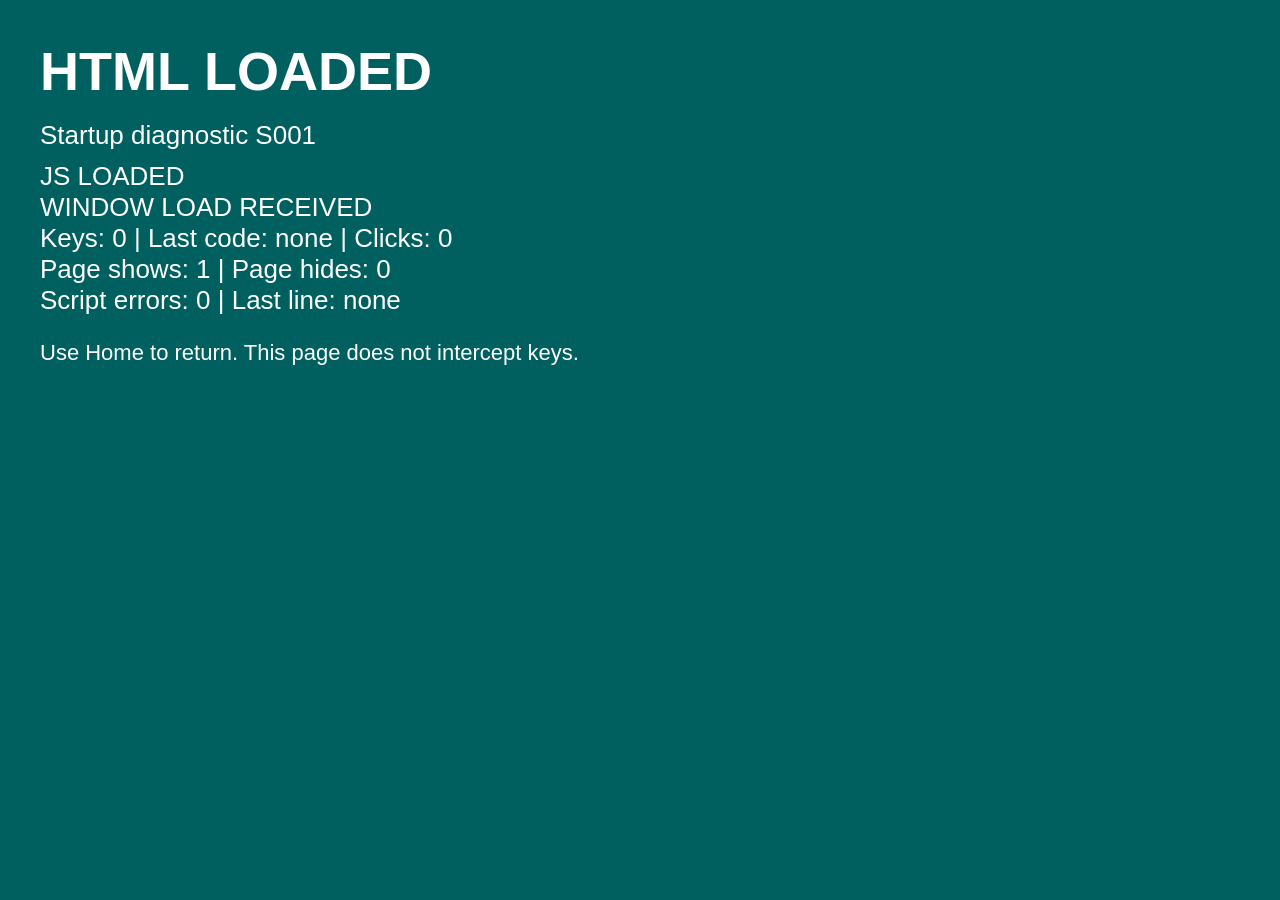
<file: prototypes/netcast-startup/index.html>
<!DOCTYPE html>
<html lang="en">
<head>
  <meta http-equiv="Content-Type" content="text/html; charset=utf-8">
  <title>Startup diagnostic</title>
</head>
<body bgcolor="#006060" text="#ffffff" style="margin:40px;background-color:#006060;color:#ffffff;font-family:Arial,sans-serif;font-size:26px;">
  <h1 style="font-size:54px;margin:0 0 18px;">HTML LOADED</h1>
  <p style="margin:10px 0;">Startup diagnostic S001</p>
  <div id="script-state">JS NOT CONFIRMED</div>
  <div id="load-state">WINDOW LOAD NOT CONFIRMED</div>
  <div id="event-state">Keys: 0 | Last code: none | Clicks: 0</div>
  <div id="life-state">Page shows: 0 | Page hides: 0</div>
  <div id="error-state">Script errors: 0 | Last line: none</div>
  <p style="font-size:22px;margin:24px 0 0;">Use Home to return. This page does not intercept keys.</p>
  <script type="text/javascript">
  (function () {
      var keys = 0, clicks = 0, shows = 0, hides = 0, errors = 0, last = "none";
      function bump(value) { return value < 999 ? value + 1 : 999; }
      function write(id, value) {
          var node = document.getElementById(id);
          if (!node) { return; }
          if (typeof node.textContent !== "undefined") { node.textContent = value; }
          else { node.innerText = value; }
      }
      function countEvents() {
          write("event-state", "Keys: " + keys + " | Last code: " + last + " | Clicks: " + clicks);
      }
      function lifecycle() {
          write("life-state", "Page shows: " + shows + " | Page hides: " + hides);
      }
      function key(event) {
          event = event || window.event;
          var code = event ? (event.keyCode || event.which) : null;
          last = typeof code === "number" && code >= 0 && code <= 65535 && code % 1 === 0 ? code : "unknown";
          keys = bump(keys);
          countEvents();
      }
      function click() { clicks = bump(clicks); countEvents(); }
      function show() { shows = bump(shows); lifecycle(); }
      function hide() { hides = bump(hides); lifecycle(); }
      window.onerror = function (message, source, line) {
          errors = bump(errors);
          var safeLine = typeof line === "number" && line >= 0 && line <= 999999 && line % 1 === 0 ? line : "unknown";
          write("error-state", "Script errors: " + errors + " | Last line: " + safeLine);
          /* Do not display error text, URLs, stack traces or event field contents. */
          return false;
      };
      write("script-state", "JS LOADED");
      window.onload = function () { write("load-state", "WINDOW LOAD RECEIVED"); };
      if (document.addEventListener) {
          document.addEventListener("keydown", key, false);
          document.addEventListener("click", click, false);
      } else if (document.attachEvent) {
          document.attachEvent("onkeydown", key);
          document.attachEvent("onclick", click);
      } else { document.onkeydown = key; document.onclick = click; }
      if (window.addEventListener) {
          window.addEventListener("pageshow", show, false);
          window.addEventListener("pagehide", hide, false);
      }
  }());
  </script>
</body>
</html>
</file>
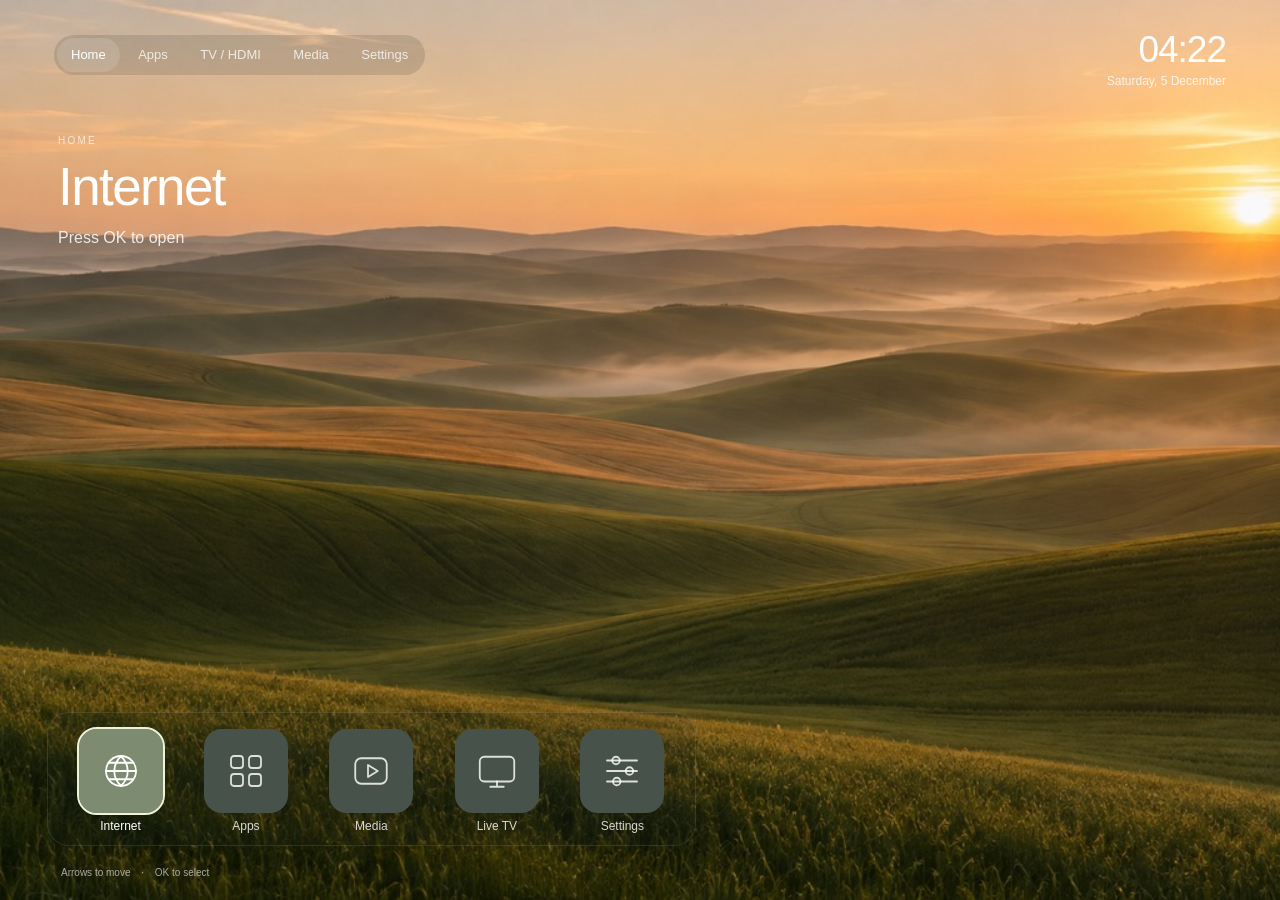
<file: prototypes/opencast-shell/index.html>
<!DOCTYPE html>
<html lang="en">
<head>
  <meta charset="utf-8">
  <meta name="viewport" content="width=device-width, initial-scale=1">
  <title>Launcher</title>
  <link rel="stylesheet" href="style.css">
</head>
<body>
  <div id="shell">
    <div id="tabs" role="navigation" aria-label="Main sections">
      <button id="tab-home" class="tab active" type="button" aria-pressed="true">Home</button>
      <button id="tab-apps" class="tab" type="button" aria-pressed="false">Apps</button>
      <button id="tab-inputs" class="tab" type="button" aria-pressed="false">TV / HDMI</button>
      <button id="tab-media" class="tab" type="button" aria-pressed="false">Media</button>
      <button id="tab-settings" class="tab" type="button" aria-pressed="false">Settings</button>
    </div>
    <div id="time"><div id="clock" title="Browser clock">--:--</div><div id="date">Browser date</div></div>
    <div id="selection" aria-live="polite">
      <div id="section-label">HOME</div>
      <h1 id="selection-title">Internet</h1>
      <div id="selection-hint">Press OK to open</div>
      <div id="message" role="status"></div>
    </div>
    <div id="dock">
      <div id="panel-home" class="dock-section">
        <div class="dock-row">
          <button type="button" id="home-internet" class="dock-item selected" aria-label="Internet"><span class="icon-face"><svg viewBox="0 0 64 64" aria-hidden="true" focusable="false"><circle cx="32" cy="32" r="20"/><path d="M12 32h40M32 12c-12 12-12 28 0 40M32 12c12 12 12 28 0 40M16 21h32M16 43h32"/></svg></span><span class="item-label">Internet</span></button>
          <button type="button" id="home-apps" class="dock-item" aria-label="Apps"><span class="icon-face"><svg viewBox="0 0 64 64" aria-hidden="true" focusable="false"><rect x="12" y="12" width="16" height="16" rx="4"/><rect x="36" y="12" width="16" height="16" rx="4"/><rect x="12" y="36" width="16" height="16" rx="4"/><rect x="36" y="36" width="16" height="16" rx="4"/></svg></span><span class="item-label">Apps</span></button>
          <button type="button" id="home-media" class="dock-item" aria-label="Media"><span class="icon-face"><svg viewBox="0 0 64 64" aria-hidden="true" focusable="false"><rect x="11" y="15" width="42" height="34" rx="8"/><path d="M28 24l13 8-13 8z"/></svg></span><span class="item-label">Media</span></button>
          <button type="button" id="home-tv" class="dock-item" aria-label="Live TV"><span class="icon-face"><svg viewBox="0 0 64 64" aria-hidden="true" focusable="false"><rect x="9" y="13" width="46" height="33" rx="6"/><path d="M23 53h18M32 46v7"/></svg></span><span class="item-label">Live TV</span></button>
          <button type="button" id="home-settings" class="dock-item" aria-label="Settings"><span class="icon-face"><svg viewBox="0 0 64 64" aria-hidden="true" focusable="false"><path d="M12 18h40M12 32h40M12 46h40"/><circle cx="24" cy="18" r="5"/><circle cx="42" cy="32" r="5"/><circle cx="25" cy="46" r="5"/></svg></span><span class="item-label">Settings</span></button>
        </div>
      </div>
      <div id="panel-apps" class="dock-section" style="display:none">
        <div class="dock-row">
          <button type="button" id="apps-browser" class="dock-item selected" aria-label="Internet"><span class="icon-face"><svg viewBox="0 0 64 64" aria-hidden="true" focusable="false"><circle cx="32" cy="32" r="20"/><path d="M12 32h40M32 12c-12 12-12 28 0 40M32 12c12 12 12 28 0 40M16 21h32M16 43h32"/></svg></span><span class="item-label">Internet</span></button>
          <button type="button" id="apps-open" class="dock-item" aria-label="NetCast apps"><span class="icon-face"><svg viewBox="0 0 64 64" aria-hidden="true" focusable="false"><rect x="12" y="12" width="16" height="16" rx="4"/><rect x="36" y="12" width="16" height="16" rx="4"/><rect x="12" y="36" width="16" height="16" rx="4"/><rect x="36" y="36" width="16" height="16" rx="4"/></svg></span><span class="item-label">NetCast apps</span></button>
          <button type="button" id="apps-info" class="dock-item" aria-label="Compatibility"><span class="icon-face"><svg viewBox="0 0 64 64" aria-hidden="true" focusable="false"><circle cx="32" cy="32" r="21"/><path d="M32 29v15M32 21v1"/></svg></span><span class="item-label">Compatibility</span></button>
        </div>
      </div>
      <div id="panel-inputs" class="dock-section" style="display:none">
        <div class="dock-row">
          <button type="button" id="input-hdmi1" class="dock-item selected" aria-label="HDMI 1"><span class="icon-face"><svg viewBox="0 0 64 64" aria-hidden="true" focusable="false"><rect x="13" y="14" width="38" height="30" rx="5"/><path d="M24 50h16M32 44v6M24 29h16M34 23l6 6-6 6"/></svg></span><span class="item-label">HDMI 1</span></button>
          <button type="button" id="input-hdmi2" class="dock-item" aria-label="HDMI 2"><span class="icon-face"><svg viewBox="0 0 64 64" aria-hidden="true" focusable="false"><rect x="13" y="14" width="38" height="30" rx="5"/><path d="M24 50h16M32 44v6M24 29h16M34 23l6 6-6 6"/></svg></span><span class="item-label">HDMI 2</span></button>
          <button type="button" id="input-hdmi3" class="dock-item" aria-label="HDMI 3"><span class="icon-face"><svg viewBox="0 0 64 64" aria-hidden="true" focusable="false"><rect x="13" y="14" width="38" height="30" rx="5"/><path d="M24 50h16M32 44v6M24 29h16M34 23l6 6-6 6"/></svg></span><span class="item-label">HDMI 3</span></button>
          <button type="button" id="input-tv" class="dock-item" aria-label="Live TV"><span class="icon-face"><svg viewBox="0 0 64 64" aria-hidden="true" focusable="false"><rect x="9" y="13" width="46" height="33" rx="6"/><path d="M23 53h18M32 46v7"/></svg></span><span class="item-label">Live TV</span></button>
        </div>
      </div>
      <div id="panel-media" class="dock-section" style="display:none">
        <div class="dock-row">
          <button type="button" id="media-usb" class="dock-item selected" aria-label="USB"><span class="icon-face"><svg viewBox="0 0 64 64" aria-hidden="true" focusable="false"><path d="M32 49V16M26 22l6-7 6 7M32 34l-12-8v-6M32 40l12-8v-6"/><circle cx="32" cy="51" r="4"/><circle cx="20" cy="17" r="3"/><rect x="41" y="18" width="6" height="6" rx="1"/></svg></span><span class="item-label">USB</span></button>
          <button type="button" id="media-network" class="dock-item" aria-label="Home network"><span class="icon-face"><svg viewBox="0 0 64 64" aria-hidden="true" focusable="false"><rect x="23" y="11" width="18" height="13" rx="3"/><rect x="8" y="42" width="18" height="12" rx="3"/><rect x="38" y="42" width="18" height="12" rx="3"/><path d="M32 24v9M17 42v-9h30v9"/></svg></span><span class="item-label">Home network</span></button>
        </div>
      </div>
      <div id="panel-settings" class="dock-section" style="display:none">
        <div class="dock-row">
          <button type="button" id="setting-accent" class="dock-item selected" aria-label="Accent"><span class="icon-face"><svg viewBox="0 0 64 64" aria-hidden="true" focusable="false"><circle cx="32" cy="32" r="21"/><path d="M32 11v42M12 32h40"/></svg></span><span class="item-label">Accent</span></button>
          <button type="button" id="setting-contrast" class="dock-item" aria-label="Contrast"><span class="icon-face"><svg viewBox="0 0 64 64" aria-hidden="true" focusable="false"><circle cx="32" cy="32" r="21"/><path d="M32 11a21 21 0 010 42z" fill="currentColor" stroke="none"/></svg></span><span class="item-label">Contrast</span></button>
          <button type="button" id="setting-storage" class="dock-item" aria-label="Remember"><span class="icon-face"><svg viewBox="0 0 64 64" aria-hidden="true" focusable="false"><rect x="15" y="10" width="34" height="44" rx="5"/><path d="M23 10v16h18V10M23 54V37h18v17"/></svg></span><span class="item-label">Remember</span></button>
          <button type="button" id="setting-about" class="dock-item" aria-label="About"><span class="icon-face"><svg viewBox="0 0 64 64" aria-hidden="true" focusable="false"><circle cx="32" cy="32" r="21"/><path d="M32 29v15M32 21v1"/></svg></span><span class="item-label">About</span></button>
        </div>
      </div>
    </div>
    <div id="footer">Arrows to move <span>·</span> OK to select</div>
  </div>
  <script src="navigation.js"></script>
  <script src="capabilities.js"></script>
  <script src="shell.js"></script>
</body>
</html>
</file>
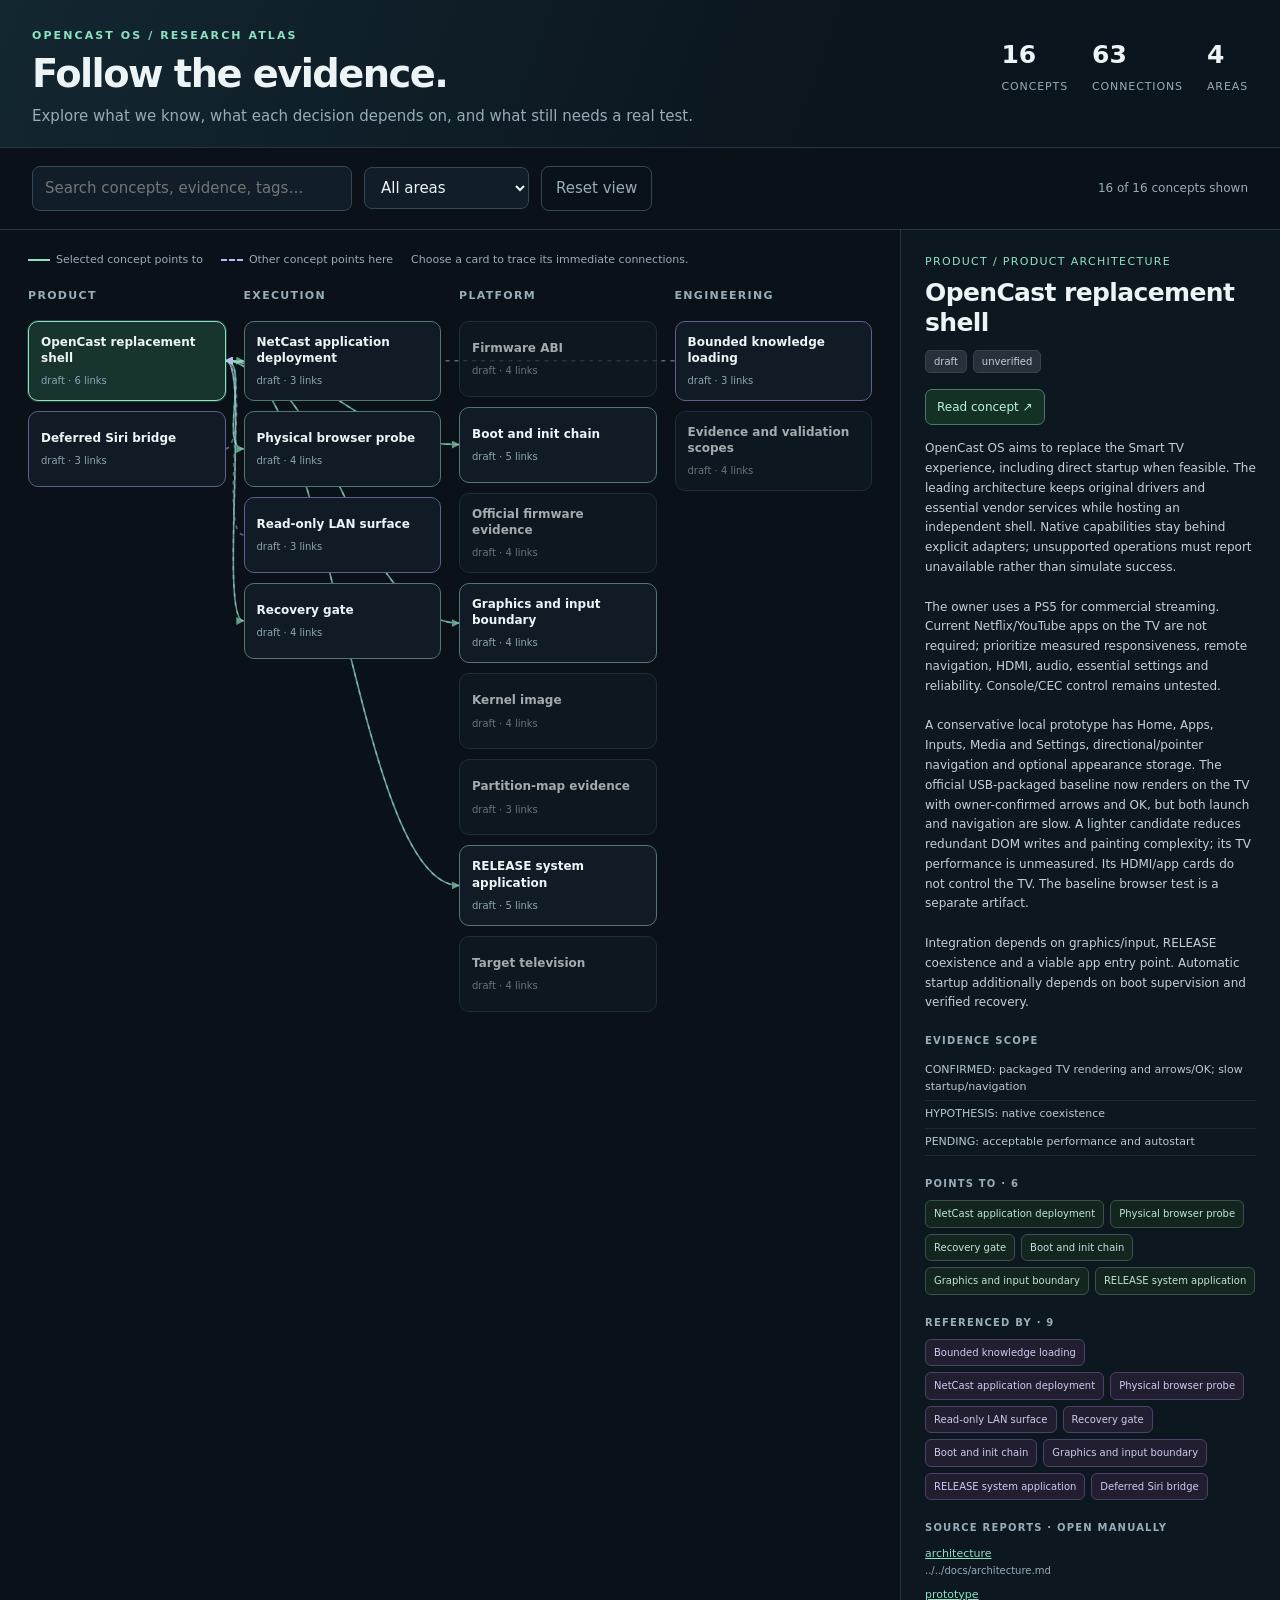
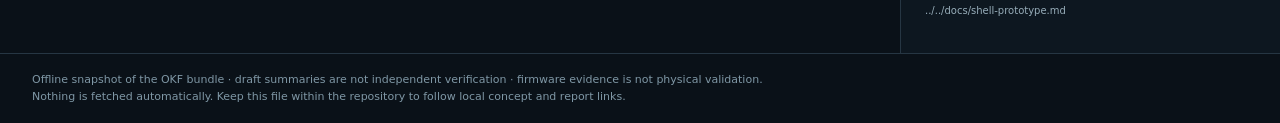
<file: knowledge/graph.html>
<!doctype html>
<html lang="en"><head><meta charset="utf-8"><meta name="viewport" content="width=device-width,initial-scale=1">
<meta http-equiv="Content-Security-Policy" content="default-src 'none'; script-src 'unsafe-inline'; style-src 'unsafe-inline'; connect-src 'none'; object-src 'none'; base-uri 'none'; form-action 'none'">
<title>OpenCast OS · Knowledge map</title>
<style>
:root{color-scheme:dark;--bg:#0a1118;--panel:#111d28;--line:#263643;--text:#edf4f5;--muted:#97adb9;--mint:#8ce3c0;--purple:#c2b5fb}
*{box-sizing:border-box}body{margin:0;background:var(--bg);color:var(--text);font:15px/1.5 system-ui,-apple-system,BlinkMacSystemFont,"Segoe UI",sans-serif}button,input,select{font:inherit}button,a,input,select{outline-offset:4px}a{color:var(--mint)}button{cursor:pointer}header{padding:28px 32px 20px;border-bottom:1px solid var(--line);background:linear-gradient(110deg,#132731,#0b151e 65%)}.eyebrow{font-size:11px;font-weight:750;letter-spacing:.19em;color:var(--mint);text-transform:uppercase}h1{font-size:clamp(28px,3vw,42px);line-height:1.15;margin:7px 0 9px;font-weight:650;letter-spacing:-.04em}.intro{margin:0;color:var(--muted);max-width:780px}.headerline{display:flex;align-items:flex-start;justify-content:space-between;gap:24px}.stats{display:flex;gap:24px;white-space:nowrap;padding-top:8px}.stats strong{display:block;color:var(--text);font-size:25px;font-weight:600}.stats span{font-size:11px;color:var(--muted);text-transform:uppercase;letter-spacing:.08em}.toolbar{display:flex;gap:12px;padding:18px 32px;align-items:center;flex-wrap:wrap;border-bottom:1px solid var(--line)}input,select{color:var(--text);border:1px solid #344958;border-radius:8px;background:#111d28;padding:10px 12px}input{width:320px;max-width:100%}select{min-width:165px}.plainbutton{border:1px solid #344958;background:transparent;color:var(--muted);border-radius:8px;padding:10px 14px}.toolbar label{position:absolute;width:1px;height:1px;overflow:hidden;clip:rect(0,0,0,0)}#resultCount{font-size:12px;color:var(--muted);margin-left:auto}main{display:grid;grid-template-columns:minmax(660px,1fr) 380px;min-height:700px}.map-area{padding:22px 28px 28px;min-width:0}.map-caption{display:flex;gap:18px;flex-wrap:wrap;align-items:center;color:var(--muted);font-size:11px;margin-bottom:20px}.legendline{display:inline-block;width:22px;border-top:2px solid var(--mint);margin-right:6px;vertical-align:middle}.legendline.in{border-top:2px dashed var(--purple)}#map{position:relative}.groups{display:grid;grid-template-columns:repeat(4,minmax(0,1fr));gap:18px;position:relative;z-index:1;pointer-events:none}.group h2{color:var(--muted);font-size:11px;font-weight:650;text-transform:uppercase;letter-spacing:.12em;margin:0 0 16px}.node{display:block;width:100%;min-height:76px;text-align:left;padding:12px;border:1px solid #2b3b49;border-radius:10px;background:#101b25;color:var(--text);margin-bottom:10px;position:relative;pointer-events:auto;transition:border-color .12s,background .12s}.node:hover{border-color:#718e9f;background:#172634}.node:focus-visible{outline:2px solid var(--mint)}.node .title{display:block;font-size:12px;font-weight:650;line-height:1.35}.node .meta{display:block;font-size:10px;color:#8ea5b2;margin-top:7px}.node.selected{border-color:var(--mint);background:#17342f;box-shadow:0 0 0 1px #8ce3c033}.node.neighbor{border-color:#54766e}.node.incoming{border-color:#655c8f}.node.dim{opacity:.68}.node[hidden]{display:none}#connections{position:absolute;inset:0;width:100%;height:100%;overflow:visible;pointer-events:none;z-index:0}.edge{fill:none;stroke:var(--mint);stroke-width:1.6;opacity:.68}.edge.incoming{stroke:var(--purple);stroke-dasharray:4 5;opacity:.48}.empty{display:none;border:1px dashed var(--line);padding:28px;color:var(--muted);text-align:center;border-radius:12px}.detail{border-left:1px solid var(--line);padding:24px;background:#0d1720;min-width:0}.detail-inner{position:sticky;top:20px}.detail .category{color:var(--mint);font-size:11px;letter-spacing:.12em;text-transform:uppercase}h3{font-size:25px;line-height:1.2;letter-spacing:-.025em;margin:8px 0 12px}.badges{display:flex;gap:6px;flex-wrap:wrap;margin-bottom:16px}.badge{font-size:10px;padding:3px 8px;border-radius:5px;background:#26313c;color:#c3ced6;border:1px solid #36434f}.body{font-size:12px;line-height:1.65;white-space:pre-wrap;color:#c1d0d9;margin:14px 0 18px}.detail h4{font-size:10px;letter-spacing:.12em;text-transform:uppercase;color:var(--muted);margin:20px 0 9px}.evidence{list-style:none;padding:0;margin:0}.evidence li{font-size:11px;color:#b6c8d0;padding:5px 0;border-bottom:1px solid #1b2a35}.neighbors{display:flex;flex-wrap:wrap;gap:6px}.neighbor-button{font-size:10px;line-height:1.35;padding:6px 8px;border:1px solid #385348;border-radius:6px;background:#14251f;color:#bce6d2;text-align:left}.neighbor-button.in{border-color:#4c4269;background:#211e30;color:#d2c9f1}.sources{list-style:none;padding:0;font-size:11px;overflow-wrap:anywhere}.sources li{margin-bottom:9px}.source-kind{display:block;color:var(--muted);font-size:10px}.open{display:inline-block;font-size:12px;text-decoration:none;padding:8px 11px;border:1px solid #4b7868;border-radius:7px;background:#143126;color:#b9f5da}footer{padding:18px 32px;border-top:1px solid var(--line);color:#7f97a5;font-size:11px}noscript{display:block;padding:30px;color:var(--mint)}@media(max-width:1150px){main{grid-template-columns:minmax(550px,1fr) 320px}.map-area{padding:20px}.groups{gap:10px}.node{padding:9px}.detail{padding:20px}}@media(max-width:900px){main{display:block}.detail{border-left:0;border-top:1px solid var(--line)}.detail-inner{position:static}.groups{grid-template-columns:repeat(2,minmax(0,1fr));gap:22px}.headerline{display:block}.stats{margin-top:18px}header,.toolbar{padding-left:20px;padding-right:20px}#resultCount{margin-left:0}.map-area{padding:20px}.node{min-height:65px}.detail .body{max-width:760px}}@media(prefers-reduced-motion:reduce){.node{transition:none}}
</style></head><body>
<header><div class="headerline"><div><div class="eyebrow">OpenCast OS / Research atlas</div><h1>Follow the evidence.</h1><p class="intro">Explore what we know, what each decision depends on, and what still needs a real test.</p></div><div class="stats"><div><strong id="nodeTotal">—</strong><span>Concepts</span></div><div><strong id="edgeTotal">—</strong><span>Connections</span></div><div><strong id="groupTotal">—</strong><span>Areas</span></div></div></div></header>
<div class="toolbar"><label for="search">Search concepts</label><input id="search" type="search" placeholder="Search concepts, evidence, tags…" autocomplete="off"><label for="groupFilter">Filter area</label><select id="groupFilter"><option value="all">All areas</option></select><button id="reset" class="plainbutton">Reset view</button><span id="resultCount" role="status" aria-live="polite"></span></div>
<main><section class="map-area" aria-label="Knowledge graph"><div class="map-caption"><span><i class="legendline"></i>Selected concept points to</span><span><i class="legendline in"></i>Other concept points here</span><span>Choose a card to trace its immediate connections.</span></div><div id="map"><svg id="connections" aria-hidden="true"><defs><marker id="arrow" viewBox="0 0 10 10" refX="9" refY="5" markerWidth="5" markerHeight="5" orient="auto-start-reverse"><path d="M 0 0 L 10 5 L 0 10 z" fill="#8ce3c0"></path></marker><marker id="arrowIn" viewBox="0 0 10 10" refX="9" refY="5" markerWidth="5" markerHeight="5" orient="auto-start-reverse"><path d="M 0 0 L 10 5 L 0 10 z" fill="#c2b5fb"></path></marker></defs><g id="edgePaths"></g></svg><div class="groups" id="groups"></div></div><div id="empty" class="empty">No matching concepts. Try another term or reset the view.</div></section>
<aside class="detail" aria-label="Selected concept"><div class="detail-inner"><div class="category" id="detailCategory"></div><h3 id="detailTitle"></h3><div class="badges" id="badges"></div><a class="open" id="openConcept">Read concept ↗</a><div class="body" id="detailBody"></div><h4>Evidence scope</h4><ul class="evidence" id="evidence"></ul><h4 id="outgoingTitle">Points to</h4><div class="neighbors" id="outgoing"></div><h4 id="incomingTitle">Referenced by</h4><div class="neighbors" id="incoming"></div><h4>Source reports · open manually</h4><ul class="sources" id="sources"></ul></div></aside></main>
<footer>Offline snapshot of the OKF bundle · draft summaries are not independent verification · firmware evidence is not physical validation.<br>Nothing is fetched automatically. Keep this file within the repository to follow local concept and report links.</footer>
<noscript>This map needs JavaScript for local filtering. The Markdown bundle index remains readable without it.</noscript>
<script id="graph-data" type="application/json">{"edges":[{"from":"engineering/knowledge-loading","kind":"link","to":"engineering/validation"},{"from":"engineering/knowledge-loading","kind":"link","to":"execution/recovery"},{"from":"engineering/knowledge-loading","kind":"link","to":"product/shell"},{"from":"engineering/validation","kind":"link","to":"engineering/knowledge-loading"},{"from":"engineering/validation","kind":"link","to":"execution/browser"},{"from":"engineering/validation","kind":"link","to":"execution/recovery"},{"from":"engineering/validation","kind":"link","to":"platform/abi"},{"from":"execution/app-deployment","kind":"link","to":"execution/browser"},{"from":"execution/app-deployment","kind":"link","to":"execution/recovery"},{"from":"execution/app-deployment","kind":"link","to":"product/shell"},{"from":"execution/browser","kind":"link","to":"engineering/validation"},{"from":"execution/browser","kind":"link","to":"execution/app-deployment"},{"from":"execution/browser","kind":"link","to":"platform/graphics-input"},{"from":"execution/browser","kind":"link","to":"product/shell"},{"from":"execution/local-control","kind":"link","to":"engineering/validation"},{"from":"execution/local-control","kind":"link","to":"product/shell"},{"from":"execution/local-control","kind":"link","to":"product/siri"},{"from":"execution/recovery","kind":"link","to":"engineering/validation"},{"from":"execution/recovery","kind":"link","to":"platform/boot"},{"from":"execution/recovery","kind":"link","to":"platform/partitions"},{"from":"execution/recovery","kind":"link","to":"product/shell"},{"from":"platform/abi","kind":"link","to":"execution/app-deployment"},{"from":"platform/abi","kind":"link","to":"platform/graphics-input"},{"from":"platform/abi","kind":"link","to":"platform/kernel"},{"from":"platform/abi","kind":"link","to":"platform/release"},{"from":"platform/boot","kind":"link","to":"execution/recovery"},{"from":"platform/boot","kind":"link","to":"platform/graphics-input"},{"from":"platform/boot","kind":"link","to":"platform/partitions"},{"from":"platform/boot","kind":"link","to":"platform/release"},{"from":"platform/boot","kind":"link","to":"product/shell"},{"from":"platform/firmware","kind":"link","to":"engineering/validation"},{"from":"platform/firmware","kind":"link","to":"platform/abi"},{"from":"platform/firmware","kind":"link","to":"platform/kernel"},{"from":"platform/firmware","kind":"link","to":"platform/partitions"},{"from":"platform/graphics-input","kind":"link","to":"execution/app-deployment"},{"from":"platform/graphics-input","kind":"link","to":"execution/browser"},{"from":"platform/graphics-input","kind":"link","to":"platform/release"},{"from":"platform/graphics-input","kind":"link","to":"product/shell"},{"from":"platform/kernel","kind":"link","to":"execution/recovery"},{"from":"platform/kernel","kind":"link","to":"platform/abi"},{"from":"platform/kernel","kind":"link","to":"platform/boot"},{"from":"platform/kernel","kind":"link","to":"platform/partitions"},{"from":"platform/partitions","kind":"link","to":"execution/recovery"},{"from":"platform/partitions","kind":"link","to":"platform/boot"},{"from":"platform/partitions","kind":"link","to":"platform/firmware"},{"from":"platform/release","kind":"link","to":"execution/recovery"},{"from":"platform/release","kind":"link","to":"platform/abi"},{"from":"platform/release","kind":"link","to":"platform/boot"},{"from":"platform/release","kind":"link","to":"platform/graphics-input"},{"from":"platform/release","kind":"link","to":"product/shell"},{"from":"platform/target","kind":"link","to":"execution/local-control"},{"from":"platform/target","kind":"link","to":"execution/recovery"},{"from":"platform/target","kind":"link","to":"platform/abi"},{"from":"platform/target","kind":"link","to":"platform/firmware"},{"from":"product/shell","kind":"link","to":"execution/app-deployment"},{"from":"product/shell","kind":"link","to":"execution/browser"},{"from":"product/shell","kind":"link","to":"execution/recovery"},{"from":"product/shell","kind":"link","to":"platform/boot"},{"from":"product/shell","kind":"link","to":"platform/graphics-input"},{"from":"product/shell","kind":"link","to":"platform/release"},{"from":"product/siri","kind":"link","to":"execution/local-control"},{"from":"product/siri","kind":"link","to":"platform/release"},{"from":"product/siri","kind":"link","to":"product/shell"}],"groups":["product","execution","platform","engineering"],"nodes":[{"body":"This OKF 0.2 bundle is a compact graph over detailed project reports. File paths without .md are concept IDs; normal Markdown links express relationships, and source IDs join claim footnotes to evidence locations. Index and log files are navigation/history rather than concepts.\n\nStart at the task route in the root index. Load one seed and depth-one neighbors, initially capped at eight nodes and 12,000 bytes. Expand only an unresolved dependency; open a detailed source deliberately when a claim needs checking. Source paths outside the bundle are references, not automatically loaded instructions.\n\nAll concepts currently remain draft and omit verified events; evidence labels do not imply independent review. Preserve validation distinctions, sensitive-artifact exclusions and the detailed reports as experiment records. For integration work, begin with shell dependencies; for safety, begin with recovery.","declared_trust":"unverified","description":"Load one task concept and its immediate neighbors before opening detailed reports.","evidence":["CONFIRMED: project navigation convention","PENDING: independent concept review"],"group":"engineering","href":"engineering/knowledge-loading.md","id":"engineering/knowledge-loading","sources":[{"href":null,"id":"okf","resource":"https://github.com/GoogleCloudPlatform/open-knowledge-format/blob/ad30107c31c06aec8a7d5636e0d1058118604e6f/SPEC.md"},{"href":"../AGENTS.md","id":"instructions","resource":"../../AGENTS.md"}],"status":"draft","tags":["knowledge","okf","context-budget"],"title":"Bounded knowledge loading","type":"Knowledge Navigation"},{"body":"Treat evidence as documentary, local/static, device-reported or physically observed; preserve unresolved hypotheses explicitly. A host test validates its tested behavior, not NetCast compatibility or television performance. Report quotas, malformed metadata, parser budgets and incomplete inventories have dedicated review regressions.\n\nFirmware signature coverage must name the key provenance and verified spans; CRCs validate reconstruction, not publisher identity. Never execute extracted binaries to inspect them. Keep raw captures, vendor images and sensitive material ignored.\n\nPhysical acceptance requires owner-correlated display, actual remote behavior, normal exit, repeatability and essential-function checks. Uploads cannot certify themselves. Apply these distinctions to browser results, native ABI and the recovery gate. Use bounded knowledge loading to retrieve only relevant evidence paths.","declared_trust":"unverified","description":"Host tests, static firmware results and physical observations answer different questions.","evidence":["CONFIRMED: recorded host and physical results","PENDING: broader device acceptance"],"group":"engineering","href":"engineering/validation.md","id":"engineering/validation","sources":[{"href":"../docs/tool-review.md","id":"review","resource":"../../docs/tool-review.md"},{"href":"../docs/hello-world.md","id":"probe","resource":"../../docs/hello-world.md"},{"href":"../docs/firmware-extraction.md","id":"extraction","resource":"../../docs/firmware-extraction.md"}],"status":"draft","tags":["testing","evidence"],"title":"Evidence and validation scopes","type":"Engineering Practice"},{"body":"Both the ordinary browser and the official USB-packaged launcher have executed on the physical TV. LG documents downloadable and hosted web application tests. The owner downloaded a portal-generated package whose six source assets matched locally; protected metadata remains opaque. The first physical launch stayed black and Home returned normally. A later nested package was rejected locally. After an explicit source re-upload and relative-entry correction, the correctly nested eight-file package was copied to USB and read-back verified; it renders with owner-confirmed arrows and OK. Opening and movement are slow. This demonstrates packaged execution, not detailed entitlement semantics, acceptable performance or boot integration.\n\nThe IDE Run on TV workflow depends on prior USB launch; it is not an independent sideload route. webOS Developer Mode and IPK procedures are not documented NetCast deployment mechanisms. The owner operated the registration/download flow and physical launch. Successful-launch Home return, repeated timings and AV continuity remain pending.\n\nA coordinated comparison can now measure the lighter candidate and repeat the exit checks. Browser remote behavior and application input routing are distinct contexts. This is an intermediate step toward the replacement shell, not an autostart solution. Persistent or privileged deployment remains gated by recovery.\n\n\n\nLG also historically documented Marmalade/Unity App Test uploads. The current owner screenshot shows no App Type selector and only a Web App upload area; the historical native choices are not exposed in that form. Valid native build artifact and entitlement remain unverified; a Web package is not an arbitrary ELF loader.\n\n\n\nThe selected process-manager path resolves its account-name buffer through passwd enumeration with a requested-name prefix comparison. Lookup failure can substitute another name; resolver failure leaves zero fields in a calloc'd record. If later launch prerequisites reach the child credential block, it attempts GID then UID setters independently for nonzero fields; failure diagnoses and continues. These are static vendor-record semantics, not observed effective identity or admission of our executable.\n\n\n\n\nOriginal vendor sources tie Marmalade LG support to historical professional/developer entitlement and describe platform-specific loaders; Unity's LGTV route involved Union distribution. No exact NetCast2013 target bundle or current native issuer was recovered. Those histories do not make an arbitrary ARM image uploadable.\n\n\n\nThe AppInfo sample-support query now has a traced client status/output gate, exact static method/handler pointer pair and three-global-word predicate in RELEASE. No actual field values or setters were inspected. Active dispatch, policy producers/authority, AppInfo integrity and native admission remain unresolved; the portal checkbox is not an identified control for this state.","declared_trust":"unverified","description":"Official app packaging is a useful comparison route with unresolved end-to-end availability.","evidence":["CONFIRMED: documentary workflow","CONFIRMED: owner-downloaded package, physical rendering and arrows/OK","PENDING: successful-launch exit, repeat timing and AV continuity"],"group":"execution","href":"execution/app-deployment.md","id":"execution/app-deployment","sources":[{"href":"../docs/app-deployment.md","id":"deploy","resource":"../../docs/app-deployment.md"},{"href":"../docs/native-packaging-route.md","id":"native-issuer","resource":"../../docs/native-packaging-route.md"},{"href":"../docs/native-runtime-artifacts.md","id":"runtime-artifact","resource":"../../docs/native-runtime-artifacts.md"},{"href":"../docs/process-account-contract.md","id":"account-flow","resource":"../../docs/process-account-contract.md"},{"href":"../docs/process-account-provenance.md","id":"account-writer","resource":"../../docs/process-account-provenance.md"},{"href":"../docs/sample-support-policy.md","id":"sample-policy","resource":"../../docs/sample-support-policy.md"}],"status":"draft","tags":["netcast","deployment"],"title":"NetCast application deployment","type":"Deployment Route"},{"body":"The owner observed the baseline page on the television, activated buttons and returned to the Smart menu with Home. Two device reports arrived. In that browser context, remote arrows moved a cursor and no keydown events reached the page; native NetCast cards respond differently.\n\nThat establishes physical browser execution, not direct D-pad navigation, repeated deployment, native integration or completed M3 acceptance. The baseline session ended and its server stopped. V2 adds bounded key/focus observations and explicit focus verification; its physical result is still pending in the experiment record.\n\nThe later packaged application renders with working arrows/OK according to the owner; that separate context does not retroactively change the browser probe result. Graphics/input analysis addresses the native boundary. The shell prototype must receive its own physical evaluation, with validation scopes kept explicit.","declared_trust":"unverified","description":"Own code ran on the TV, while direct D-pad input and repeat-load acceptance remain incomplete.","evidence":["CONFIRMED: physical baseline and Home return","PENDING: direct D-pad and V2 physical results"],"group":"execution","href":"execution/browser.md","id":"execution/browser","sources":[{"href":"../docs/hello-world.md","id":"probe","resource":"../../docs/hello-world.md"},{"href":"../docs/input-probe-v2.md","id":"v2","resource":"../../docs/input-probe-v2.md"},{"href":"../docs/app-deployment.md","id":"app","resource":"../../docs/app-deployment.md"}],"status":"draft","tags":["browser","physical-test"],"title":"Physical browser probe","type":"Experiment Result"},{"body":"Bounded SSDP discovery matched the target model and firmware. Its UDAP and DLNA descriptors returned successfully; advertised services include netrcu, mobilehome, smartText, AppToApp and media-renderer interfaces. No pairing, native action or SOAP control operation was established by those reads.\n\nAn advertised action is only an investigation lead. Input switching, installed-app enumeration, application launch, volume and standby/wake need separate verified contracts and owner coordination. Credentials and unique identifiers belong in ignored local operational records, never the knowledge bundle.\n\nA future Siri bridge may consume individually validated actions. This is independent of shell replacement and must not become an exposed root console or Internet-facing TV service. Current validation covers diagnostic boundaries, not successful control.\n\n\n\n\nA bounded inventory-only UDAP client now passes43synthetic/loopback tests, with explicit pairing coordination, private optional inventory output and callback cleanup. It has not paired with the TV. SmartText sending remains disabled.\n\n\n\nThe inspected Connect SDK Netcast adapter explicitly rejects direct input enumeration/selection despite listing those methods in its generated API. Its input-picker path is different. This does not prove a native device-side route is absent, but it rules out claiming that adapter already provides direct HDMI selection.","declared_trust":"unverified","description":"Discovery established UDAP and DLNA descriptions, not tested television control actions.","evidence":["CONFIRMED: discovery and read-only descriptions","PENDING: pairing and control actions"],"group":"execution","href":"execution/local-control.md","id":"execution/local-control","sources":[{"href":"../docs/hardware.md","id":"hardware","resource":"../../docs/hardware.md"},{"href":"../docs/backlog.md","id":"voice","resource":"../../docs/backlog.md"},{"href":"../docs/udap-client.md","id":"client","resource":"../../docs/udap-client.md"},{"href":"../docs/udap-control-plan.md","id":"input-contract","resource":"../../docs/udap-control-plan.md"}],"status":"draft","tags":["udap","lan"],"title":"Read-only LAN surface","type":"Network Capability"},{"body":"No independently demonstrated recovery procedure exists for this television in the project evidence. Ordinary vendor updating, privileged access and duplicate partition names are insufficient substitutes. A failure in boot, selectors, shared state or unique device data may defeat otherwise duplicated application regions.\n\nBefore persistent or privileged device changes, establish exact compatibility, affected components, failure modes, a tested recovery path, reversal and specific owner authorization. Read-only local analysis can continue independently. An executable built for ARM or a successful browser test does not satisfy this gate.\n\nThe unresolved boot chain and partition selection are direct blockers to automatic OpenCast startup. Validation discipline must separate host-tool robustness from actual recovery evidence.\n\n\n\n\n\nThe selected dynamic initializer's update-mode branch still attempts the ordinary process manager and has an apparently truncated service-list assignment. Shared mount code exists, but the static initial phase is not established by that dynamic binary. Neither the full-path literal, separate SWUE image nor continuing mount/error path proves independent recovery.\n\n\n\nThe stripped static initializer now has a reviewed ELF-entry anchor: its argument setup supports a main candidate at0x82ac. The candidate body, startup callee identity, function extent and physical boot selection remain unverified; this is an address for further bounded study, not a recovery entry procedure.","declared_trust":"unverified","description":"Persistent integration requires a demonstrated recovery procedure for this exact hardware.","evidence":["CONFIRMED: project boundary","PENDING: independently demonstrated recovery"],"group":"execution","href":"execution/recovery.md","id":"execution/recovery","sources":[{"href":"../docs/recovery.md","id":"recovery","resource":"../../docs/recovery.md"},{"href":"../docs/partition-layout.md","id":"map","resource":"../../docs/partition-layout.md"},{"href":"../docs/architecture.md","id":"architecture","resource":"../../docs/architecture.md"},{"href":"../docs/recovery-entry-contract.md","id":"updater-entry","resource":"../../docs/recovery-entry-contract.md"},{"href":"../docs/static-initializer-entry.md","id":"static-entry","resource":"../../docs/static-initializer-entry.md"}],"status":"draft","tags":["recovery","persistence"],"title":"Recovery gate","type":"Safety Gate"},{"body":"Selected official binaries, including BusyBox, lginit, browser lb6wk and RELEASE, are ELF32 little-endian ARM EABI5. Dynamic examples request /lib/ld-linux.so.3; the shipped loader and libc filenames indicate 2.12.2. lginit lacks interpreter and dynamic dependencies, consistent with static linkage.\n\nThe ELF flags alone did not settle floating-point calling convention. The reviewed attribute reader now establishes the base procedure-call convention for 18 selected files: 17 permit Arm v7 application-profile instructions and floating-point hardware use; sysvinit permits Arm v6KZ without FP hardware. Instruction permission is not a CPU measurement or proof that a particular instruction occurs. This is a selected sample, not a firmware-wide census.\n\nThe later Chromium-tree check finds a VFP-declaring loader, but Chrome and its adjacent libstdc++ declare base PCS; Chrome requests /lib/ld-linux.so.3. No matching libc member occurs under that subtree in the inspected image. This confirms mixed declarations, not a complete separate hard-float Chromium runtime.\n\nCompiler selection still requires symbol versions and library contracts; an ARM cross-compile alone cannot prove the result runs safely. The DLNA i686 banner does not override firmware ELF metadata. Calls carrying floating-point values must agree at their ABI boundary; an ABI match alone does not establish loader or application compatibility.\n\nThe kernel constrains native execution, while RELEASE dependencies and graphics/input constrain integration. A native build remains separate from an authorized, reversible deployment route.\n\n\n\n\n\n\nThe fixed19-file dependency sample declares241DT_NEEDED edges and10interpreters over105names; nine names have inspected candidates and96remain listing-only in that sample. These are name matches, not symbol resolution or loader selection. libscf imports D-Bus calls without declaring their provider directly, so even complete declared dependencies would not establish a working link contract.\n\n\n\nAn original minimal probe links locally to a 648-byte ARM EABI5 ET_EXEC with explicit entry, RX image and no dynamic dependencies, reproduced and independently inspected. This closes a build step only: it does not identify physical ISA support, supply an admitted starter or link the graphics/lifecycle client.\n\n\n\nThe current window-ownership lifecycle core separately compiles to a reproducible3,344-byte ARM EABI5 relocatable object with no reported undefined symbols. It is not the648-byte executable probe, a linked graphics client or target execution. Compiler architecture/attribute permissions remain distinct from physical hardware and vendor ABI verification.","declared_trust":"unverified","description":"ARM executable evidence without claiming an established native deployment environment.","evidence":["CONFIRMED: static ARM32 little-endian EABI5","CONFIRMED: 18 selected files declare the base floating-point calling convention","PENDING: symbol versions, complete library contracts and physical CPU"],"group":"platform","href":"platform/abi.md","id":"platform/abi","sources":[{"href":"../docs/boot-dependencies.md","id":"boot","resource":"../../docs/boot-dependencies.md"},{"href":"../docs/lz4p-analysis.md","id":"decoded","resource":"../../docs/lz4p-analysis.md"},{"href":"../docs/arm-abi.md","id":"attributes","resource":"../../docs/arm-abi.md"},{"href":"../docs/chromium-abi.md","id":"chromium","resource":"../../docs/chromium-abi.md"},{"href":"../docs/native-linkage.md","id":"linkage","resource":"../../docs/native-linkage.md"},{"href":"../docs/native-probe-build.md","id":"probe-build","resource":"../../docs/native-probe-build.md"},{"href":"../docs/native-lifecycle-arm-build.md","id":"lifecycle-arm","resource":"../../docs/native-lifecycle-arm-build.md"}],"status":"draft","tags":["arm","abi"],"title":"Firmware ABI","type":"Platform Contract"},{"body":"The shipped inittab invokes rcS, which reaches rc.local. Its bootmode=auto branch enters the lginit directory and runs lginit in the foreground. This script chain is not demonstrated as the ordinary active boot path. No respawn entry appears in inittab; supervision is declared separately in vendor service lists.\n\nKernel instructions establish this candidate order: retained rdinit (possibly the conditional /init default), explicit init, then /mnt/lg/lginit/lginit and /bin/sh as failure fallbacks. Parameter callbacks write the same slots read by this path. Therefore direct lginit entry is a concrete static path, but early filesystem contents, actual command line and live PID1 remain unobserved. A fallback shell string/call is not a usable recovery procedure.\n\nA separate sbin/init binary contains INIT_VERSION=sysvinit-2.86, but its actual PID1 selection remains unverified. rcS's ext2 /dev/ram remount conflicts with the SquashFS root package unless another stage or vestigial code explains it. Development-service branches are static evidence, not enabled interfaces.\n\nThe normal service list gives RELEASE a reboot policy and runs Home.swf through separate fxui with respawn. A separate list starts SWUE. Actual list selection and full failure semantics remain unobserved.\n\nPartition pairs do not resolve boot selection. RELEASE and graphics/input require lifecycle analysis before separation. Automatic shell startup remains blocked by supervision and recovery.\n\n\n\n\n\n\nStatic bootloader tracing finds a conditional init=/sbin/init append only in the nfs bootmode branch. Compiled bootmode=auto is not a live environment read; earlier bootargs may already include an init value. SWU-selection reads and a separate write-like path do not establish a safe recovery command.\n\n\n\n\nThe static initializer entry supplies candidate0x82ac to a libc-style startup call. Its bounded prefix has a zero phase-pointer literal, unlike the dynamic initializer; APP_START is passed to an unnamed callee whose zero return branches to0x853c. Candidate extent, callee identity, successor behavior and actual unit startup remain unverified. Do not transfer dynamic initializer API names or recovery behavior by resemblance.\n\n\n\nThe separately captured zero-return successor carries SWU_MODE=ON and LOCKUP_LEVEL=%d into unknown calls and stores pointers under a callee-save assumption. No initialization success, reexecution or recovery follows from those calls alone; a separately reviewed40-byte tail rejoins both alternatives and passes /lg/lginit/lginit_app to an unknown callee, then loops over another call without checking returns. This anchors a launch hypothesis, not an identified execution API or successful boot.\n\n\n\nThe subsequent callee trace reaches SVC0 with r7=11 and filename/argv/envp arguments, matching Linux ARM EABI execve. Complete argument/environment vectors and success remain unverified; a returned syscall error can still lead to a saved-zero outer return. This is static execution-attempt evidence, not a tested starter or recovery.\n\n\n\nThe initial process gate subsequently resolves to ARM EABI clone120 with fork-style flags. The shown paths preserve child0/PID/error-1 returns if cleanup completes; callbacks, outside helpers and an unread child-callback gap prevent a universal completion claim. This connects static process creation to the execve-attempt path without proving live boot or recovery.","declared_trust":"unverified","description":"Shipped startup paths and the gaps before asserting live process supervision.","evidence":["CONFIRMED: static script chain and init candidate","PENDING: actual PID1 and active branches"],"group":"platform","href":"platform/boot.md","id":"platform/boot","sources":[{"href":"../docs/boot-dependencies.md","id":"boot","resource":"../../docs/boot-dependencies.md"},{"href":"../docs/partition-layout.md","id":"partition","resource":"../../docs/partition-layout.md"},{"href":"../docs/service-supervision.md","id":"services","resource":"../../docs/service-supervision.md"},{"href":"../docs/boot-selection.md","id":"selection","resource":"../../docs/boot-selection.md"},{"href":"../docs/kernel-init-selection.md","id":"kernel-init","resource":"../../docs/kernel-init-selection.md"},{"href":"../docs/static-initializer-entry.md","id":"static-entry","resource":"../../docs/static-initializer-entry.md"},{"href":"../docs/static-initializer-successor.md","id":"static-successor","resource":"../../docs/static-initializer-successor.md"},{"href":"../docs/static-execution-callee.md","id":"static-exec","resource":"../../docs/static-execution-callee.md"},{"href":"../docs/static-process-gate.md","id":"static-process","resource":"../../docs/static-process-gate.md"}],"status":"draft","tags":["boot","init"],"title":"Boot and init chain","type":"Boot Dependency"},{"body":"The officially applicable 04.28.17 distribution contains historical EPK2 with 24 packages and 118 segments. The encrypted header identifies internal version 04.28.17.01 and the MTK-associated OTA family; historical layout explains the earlier EPK3 heuristic match.\n\nA separate full audit verifies the exact header and all118 segment signatures across24 packages against a community-distributed public key, with an in-memory mutation rejected. The earlier extraction covered77 segments in11 packages. This is not an independently established LG certificate chain or proof of what the TV checks during boot. Original hashes and read-only files are preserved; vendor content stays outside Git.\n\nThis evidence supports ABI, kernel and partition analysis. CRC checks on decoded data are separate integrity checks. Follow validation boundaries before extending parsers.","declared_trust":"unverified","description":"Container identity, integrity coverage and preserved offline analysis inputs.","evidence":["CONFIRMED: static structure and full segment signature audit","PENDING: independent publisher key chain"],"group":"platform","href":"platform/firmware.md","id":"platform/firmware","sources":[{"href":"../docs/firmware-extraction.md","id":"extraction","resource":"../../docs/firmware-extraction.md"},{"href":"../docs/firmware.md","id":"provenance","resource":"../../docs/firmware.md"}],"status":"draft","tags":["firmware","signatures"],"title":"Official firmware evidence","type":"Firmware Evidence"},{"body":"Shipped DirectFB configuration names SaWMan and a 960\u00d7540 layer; the Home.swf manifest declares 1280\u00d7720. Neither is a measurement of active rendering resolution. The browser links DirectFB/Fusion, WebKitGTK and vendor television libraries.\n\nStatic disassembly shows an input-dispatch wrapper constructing a named vendor-service message and waiting for a reply. A later static trace identifies the process-manager receiver and input-manager dispatch path; runtime argument semantics, transport access and authorization remain unresolved. D-Bus-like strings do not establish an unrestricted standard endpoint; no message was sent.\n\nThis boundary connects RELEASE to a possible separate shell. Physical browser input currently differs from native card navigation, motivating the packaged-application comparison. Configuration, symbols and screenshots cannot substitute for measured focus routing or display ownership.\n\n\n\n\nThe native entry study separates app metadata, process registration, graphics surface ownership, focus and teardown. Procmgr can create records after managed launch or through an outer message-dispatch fallback, so an inner lookup is not proof that pre-launch is mandatory. Sender authentication and runtime admission remain unverified.\n\n\n\n\nNative type conversion and executable-path construction exist in appctrl, including in its downloaded-type helper. This does not establish that the owner's USB package can obtain native admission: USB-test storage 3 now connects through provider retrieval and XML parsing to the converter. The provider tries local AppInfo before a protected fallback with a checked verifier call; AppInfo lookup specifically requires USB-test storage and a positive imported sample-support query; its producer, device policy and native acceptance remain unresolved. XML app_type and a game account label are identified, but neither metadata nor loading/state checks establish effective privileges or permission to launch our artifact. A compiled ARM object, a framework record and a running native process are three different achievements.\n\n\n\n\n\n\n\n\n\nConcrete prohibition-flag producers use update XML/completion records for ordinary downloaded lists2/3. No direct native-type comparison or concrete USB-test list4 producer occurs in that slice; a clear flag still does not admit our ELF.\n\n\n\nFxui passes a framework-provided window identifier to EGL. Home has a distinct stock binding that must not be reused. Process readiness can precede rendering; callback-managed EGL cleanup does not prove callback quiescence or restored Home focus. A future adapter must distinguish window assignment, graphics readiness and acknowledged return.\n\n\n\nThe generic window-ID receiver can reserve bookkeeping records. Its supplied-path condition, reply success and numeric validity do not establish authenticated ownership; surface creation and reset follow separate paths. No automatic cleanup or physical Home restoration follows from the selected receiver code.\n\n\n\nThe type-4 reset consumer ignores the local reset's return. Conditional reset work can enqueue a separate type-2 update whose failure is also suppressed. Neither initial queue acceptance nor direct-reset return proves completed release; the selected branch supplies no acknowledgment, without ruling out other notifications elsewhere. A release adapter still needs a service-bound completion condition before clearing ownership or unregistering its parent.","declared_trust":"unverified","description":"Static graphics/runtime evidence and the unresolved path to native remote navigation.","evidence":["CONFIRMED: static configuration and message wrapper","PENDING: runtime access and argument semantics"],"group":"platform","href":"platform/graphics-input.md","id":"platform/graphics-input","sources":[{"href":"../docs/boot-dependencies.md","id":"boot","resource":"../../docs/boot-dependencies.md"},{"href":"../docs/native-interfaces.md","id":"native","resource":"../../docs/native-interfaces.md"},{"href":"../docs/app-lifecycle.md","id":"lifecycle","resource":"../../docs/app-lifecycle.md"},{"href":"../docs/native-admission.md","id":"admission","resource":"../../docs/native-admission.md"},{"href":"../docs/native-execution-gates.md","id":"execution","resource":"../../docs/native-execution-gates.md"},{"href":"../docs/native-manifest-admission.md","id":"manifest","resource":"../../docs/native-manifest-admission.md"},{"href":"../docs/upctrl-manifest-gate.md","id":"provider","resource":"../../docs/upctrl-manifest-gate.md"},{"href":"../docs/native-execution-conditions.md","id":"conditions","resource":"../../docs/native-execution-conditions.md"},{"href":"../docs/appinfo-provenance.md","id":"appinfo","resource":"../../docs/appinfo-provenance.md"},{"href":"../docs/native-execution-policy.md","id":"policy","resource":"../../docs/native-execution-policy.md"},{"href":"../docs/native-window-contract.md","id":"window","resource":"../../docs/native-window-contract.md"},{"href":"../docs/native-window-allocation.md","id":"window-allocation","resource":"../../docs/native-window-allocation.md"},{"href":"../docs/native-window-reset-completion.md","id":"window-reset","resource":"../../docs/native-window-reset-completion.md"}],"status":"draft","tags":["graphics","input"],"title":"Graphics and input boundary","type":"Integration Boundary"},{"body":"The selected kernel package decodes from LZ4P into a legacy uImage whose header and payload CRCs pass. Its metadata identifies an ARM Linux kernel; the decoded banner states Linux 3.0.13, GCC 4.5.1, SMP and PREEMPT. The network advertisement reports the same kernel version, without proving installed-byte identity.\n\nKernel configuration, complete boot arguments, board definition, driver contracts and watchdog ownership remain unresolved. Missing configuration/zImage markers are bounded negative searches, not proof that configuration or an initramfs cannot be recovered. Load/entry fields are metadata, not measured physical RAM addresses.\n\nConnect this image to boot selection, ABI requirements and partition metadata. An alternative kernel remains blocked by hardware support and verified recovery.","declared_trust":"unverified","description":"Decoded Linux image evidence and unresolved board-level dependencies.","evidence":["CONFIRMED: decoded image and CRCs","PENDING: configuration and runtime board mapping"],"group":"platform","href":"platform/kernel.md","id":"platform/kernel","sources":[{"href":"../docs/lz4p-analysis.md","id":"decoded","resource":"../../docs/lz4p-analysis.md"},{"href":"../docs/hardware.md","id":"hardware","resource":"../../docs/hardware.md"}],"status":"draft","tags":["kernel","boot"],"title":"Kernel image","type":"Kernel Evidence"},{"body":"The signed part payload matches LG partinfo v2 with an 80-byte header and 128 fixed-size slots. It declares 64 non-overlapping entries and leaves 64 slots zero. Twenty names occur twice with equal sizes and filenames, including kernel, rootfs, lginit, lgapp and base.\n\nFirst copies carry used/master metadata; second copies have different flags. Both EPK-version fields and every file-size field are zero, supporting an update-template interpretation. There is one boot entry and separate partinfo/mapbak entries. The reserved tail extends beyond declared usable size; its 4-GiB endpoint is not measured physical capacity.\n\nThe map derives from firmware analysis. It constrains boot research, but neither paired regions nor mapbak pass the recovery gate.","declared_trust":"unverified","description":"Static paired storage regions do not establish active banks or automatic rollback.","evidence":["CONFIRMED: update-map structure","PENDING: active physical layout and rollback"],"group":"platform","href":"platform/partitions.md","id":"platform/partitions","sources":[{"href":"../docs/partition-layout.md","id":"map","resource":"../../docs/partition-layout.md"}],"status":"draft","tags":["partitions","recovery"],"title":"Partition-map evidence","type":"Storage Layout"},{"body":"The lgap package decodes into LG CramFS with a validated RELEASE file extent. That ARM32 executable has 43 direct dynamic dependencies, including MTK, graphics, audio/video, native-player and vendor API libraries. Static symbol evidence includes HDMI functions and a MICOM-watchdog reset import.\n\nThese relationships support essential-function coupling; they do not prove exact process ownership, callable prototypes or watchdog policy. Terminating RELEASE to replace the screen has not been shown safe. The normal service list explicitly separates RELEASE (reboot policy) from fxui Home.swf (respawn), strengthening the coexistence hypothesis without proving a safe replacement method.\n\nA separate OpenCast shell depends on a verified coexistence boundary through graphics/input, the shipped ABI and boot lifecycle. Root access would not resolve those dependencies or supply recovery.","declared_trust":"unverified","description":"The main executable is coupled to television services, not proven to be a disposable launcher.","evidence":["CONFIRMED: ELF and dependency/symbol evidence","LIKELY: essential television responsibilities"],"group":"platform","href":"platform/release.md","id":"platform/release","sources":[{"href":"../docs/lz4p-analysis.md","id":"decoded","resource":"../../docs/lz4p-analysis.md"},{"href":"../docs/native-interfaces.md","id":"native","resource":"../../docs/native-interfaces.md"},{"href":"../docs/service-supervision.md","id":"services","resource":"../../docs/service-supervision.md"}],"status":"draft","tags":["native","services"],"title":"RELEASE system application","type":"Native Component"},{"body":"The target is LG 47LA620S-ZA, a 2013 NetCast television. The owner reports a 47-inch Full HD panel and firmware 04.28.17; bounded network discovery independently received the matching model and firmware strings. These announcements are self-reported, not cryptographic device attestation.\n\nMTK5398/M13 is a strong firmware-supported lead, while exact physical silicon, RAM, GPU and active storage remain unmeasured. The displayed SDK 03.05 must not be equated with a public SDK release. NetCast is not webOS.\n\nUse firmware provenance and ABI evidence for static implementation decisions. Use local control for the verified network surface. None establishes a safe recovery mechanism.","declared_trust":"unverified","description":"Exact target identity and the boundary between owner, network and physical hardware evidence.","evidence":["CONFIRMED: owner/device reports","PENDING: physical silicon and memory"],"group":"platform","href":"platform/target.md","id":"platform/target","sources":[{"href":"../docs/hardware.md","id":"hardware","resource":"../../docs/hardware.md"}],"status":"draft","tags":["netcast","hardware"],"title":"Target television","type":"Hardware Target"},{"body":"OpenCast OS aims to replace the Smart TV experience, including direct startup when feasible. The leading architecture keeps original drivers and essential vendor services while hosting an independent shell. Native capabilities stay behind explicit adapters; unsupported operations must report unavailable rather than simulate success.\n\nThe owner uses a PS5 for commercial streaming. Current Netflix/YouTube apps on the TV are not required; prioritize measured responsiveness, remote navigation, HDMI, audio, essential settings and reliability. Console/CEC control remains untested.\n\nA conservative local prototype has Home, Apps, Inputs, Media and Settings, directional/pointer navigation and optional appearance storage. The official USB-packaged baseline now renders on the TV with owner-confirmed arrows and OK, but both launch and navigation are slow. A lighter candidate reduces redundant DOM writes and painting complexity; its TV performance is unmeasured. Its HDMI/app cards do not control the TV. The baseline browser test is a separate artifact.\n\nIntegration depends on graphics/input, RELEASE coexistence and a viable app entry point. Automatic startup additionally depends on boot supervision and verified recovery.","declared_trust":"unverified","description":"A modern shell over retained vendor services is the leading unproven integration architecture.","evidence":["CONFIRMED: packaged TV rendering and arrows/OK; slow startup/navigation","HYPOTHESIS: native coexistence","PENDING: acceptable performance and autostart"],"group":"product","href":"product/shell.md","id":"product/shell","sources":[{"href":"../docs/architecture.md","id":"architecture","resource":"../../docs/architecture.md"},{"href":"../docs/shell-prototype.md","id":"prototype","resource":"../../docs/shell-prototype.md"}],"status":"draft","tags":["shell","product"],"title":"OpenCast replacement shell","type":"Product Architecture"},{"body":"The owner requested Siri control for television inputs, installed apps and possibly volume/power. This remains deferred so it does not interrupt boot and firmware research. The candidate chain is Siri \u2192 Shortcut \u2192 authenticated local bridge \u2192 individually verified UDAP action.\n\nExisting Home Assistant Netcast support is an evaluation option, not proof of exact-model HDMI or application behavior. A bridge needs an available host; a sleeping Mac cannot be assumed reachable. Launching a commercial app cannot restore unsupported streaming, certificates or DRM compatibility.\n\nThe bridge depends on local-control verification, not on replacing RELEASE or enabling shell autostart. Keep traffic local, secrets outside Git and unsupported actions truthful. No bridge installation, pairing or control test is claimed.","declared_trust":"unverified","description":"Voice control is a separate local-adapter investigation, not a completed feature.","evidence":["HYPOTHESIS: local authenticated bridge","PENDING: pairing and action support"],"group":"product","href":"product/siri.md","id":"product/siri","sources":[{"href":"../docs/backlog.md","id":"voice","resource":"../../docs/backlog.md"}],"status":"draft","tags":["siri","bridge","deferred"],"title":"Deferred Siri bridge","type":"Product Backlog"}]}</script>
<script>
(function(){'use strict';
var data=JSON.parse(document.getElementById('graph-data').textContent), byId=Object.create(null), cards=Object.create(null), selected='', ns='http://www.w3.org/2000/svg';
function el(id){return document.getElementById(id);}function clear(node){while(node.firstChild){node.removeChild(node.firstChild);}}
function element(tag,text,cls){var n=document.createElement(tag);if(text!==undefined){n.textContent=text;}if(cls){n.className=cls;}return n;}
function safeHref(value){return typeof value==='string' && /^(?:[a-z0-9][a-z0-9_\/-]*\.md|\.\.\/(?:docs\/[A-Za-z0-9_\/-]+\.md|knowledge\/[A-Za-z0-9_\/-]+\.md|AGENTS\.md))$/.test(value) && value.indexOf('/../')===-1;}
function neighbors(id,direction){return data.edges.filter(function(e){return direction==='out'?e.from===id:e.to===id;}).map(function(e){return direction==='out'?e.to:e.from;}).filter(function(v,i,a){return a.indexOf(v)===i;}).sort();}
function draw(){clear(el('edgePaths'));var bounds=el('map').getBoundingClientRect();if(!cards[selected]||cards[selected].hidden){return;}data.edges.forEach(function(edge){if(edge.from!==selected&&edge.to!==selected){return;}var from=cards[edge.from],to=cards[edge.to];if(!from||!to||from.hidden||to.hidden){return;}var a=from.getBoundingClientRect(),b=to.getBoundingClientRect(),same=Math.abs(a.left-b.left)<10,x1,y1,x2,y2,c1,c2;if(same){x1=a.right-bounds.left;y1=a.top+a.height/2-bounds.top;x2=b.right-bounds.left;y2=b.top+b.height/2-bounds.top;c1=x1+15;c2=x2+15;}else{var right=b.left>a.left;x1=(right?a.right:a.left)-bounds.left;x2=(right?b.left:b.right)-bounds.left;y1=a.top+a.height/2-bounds.top;y2=b.top+b.height/2-bounds.top;var bend=Math.max(25,Math.abs(x2-x1)*.45);c1=x1+(right?bend:-bend);c2=x2+(right?-bend:bend);}var p=document.createElementNS(ns,'path');p.setAttribute('d','M '+x1+' '+y1+' C '+c1+' '+y1+', '+c2+' '+y2+', '+x2+' '+y2);p.setAttribute('class','edge'+(edge.to===selected?' incoming':''));p.setAttribute('marker-end',edge.to===selected?'url(#arrowIn)':'url(#arrow)');el('edgePaths').appendChild(p);});}
function filter(){var q=el('search').value.toLowerCase().trim(),group=el('groupFilter').value,count=0,outs=neighbors(selected,'out'),ins=neighbors(selected,'in');data.nodes.forEach(function(node){var card=cards[node.id],match=(group==='all'||group===node.group)&&(!q||(node.title+' '+node.description+' '+node.tags.join(' ')+' '+node.evidence.join(' ')).toLowerCase().indexOf(q)!==-1);card.hidden=!match;if(match){count++;}card.className='node'+(node.id===selected?' selected':outs.indexOf(node.id)!==-1?' neighbor':ins.indexOf(node.id)!==-1?' incoming':' dim');card.setAttribute('aria-pressed',node.id===selected?'true':'false');});el('resultCount').textContent=count+' of '+data.nodes.length+' concepts shown';el('empty').style.display=count?'none':'block';requestAnimationFrame(draw);}
function neighborButtons(ids,target,cls){clear(el(target));if(!ids.length){el(target).appendChild(element('span','None','source-kind'));return;}ids.forEach(function(id){var b=element('button',byId[id].title,'neighbor-button'+cls);b.addEventListener('click',function(){el('search').value='';el('groupFilter').value='all';select(id);cards[id].focus();});el(target).appendChild(b);});}
function select(id){selected=id;var node=byId[id],outs=neighbors(id,'out'),ins=neighbors(id,'in');el('detailCategory').textContent=node.group+' / '+node.type;el('detailTitle').textContent=node.title;el('detailBody').textContent=node.body;clear(el('badges'));el('badges').appendChild(element('span',node.status,'badge'));el('badges').appendChild(element('span',node.declared_trust,'badge'));if(safeHref(node.href)){el('openConcept').setAttribute('href',node.href);}else{el('openConcept').removeAttribute('href');}clear(el('evidence'));node.evidence.forEach(function(value){el('evidence').appendChild(element('li',value));});neighborButtons(outs,'outgoing','');neighborButtons(ins,'incoming',' in');el('outgoingTitle').textContent='Points to · '+outs.length;el('incomingTitle').textContent='Referenced by · '+ins.length;clear(el('sources'));node.sources.forEach(function(source){var li=element('li'),link;if(safeHref(source.href)){link=element('a',source.id);link.setAttribute('href',source.href);}else{link=element('span',source.id);}li.appendChild(link);li.appendChild(element('span',source.resource,'source-kind'));el('sources').appendChild(li);});filter();}
el('nodeTotal').textContent=data.nodes.length;el('edgeTotal').textContent=data.edges.length;el('groupTotal').textContent=data.groups.length;data.nodes.forEach(function(node){byId[node.id]=node;});data.groups.forEach(function(group){var section=element('section',undefined,'group'),heading=element('h2',group);section.appendChild(heading);var option=element('option',group.charAt(0).toUpperCase()+group.slice(1));option.value=group;el('groupFilter').appendChild(option);data.nodes.filter(function(node){return node.group===group;}).forEach(function(node){var button=element('button',undefined,'node');button.type='button';button.dataset.id=node.id;button.appendChild(element('span',node.title,'title'));button.appendChild(element('span',node.status+' · '+neighbors(node.id,'out').length+' links','meta'));button.addEventListener('click',function(){select(node.id);});cards[node.id]=button;section.appendChild(button);});el('groups').appendChild(section);});el('search').addEventListener('input',filter);el('groupFilter').addEventListener('change',filter);el('reset').addEventListener('click',function(){el('search').value='';el('groupFilter').value='all';select(byId['product/shell']?'product/shell':data.nodes[0].id);});window.addEventListener('resize',draw);if(data.nodes.length){select(byId['product/shell']?'product/shell':data.nodes[0].id);}
})();
</script></body></html>
</file>
<file: prototypes/opencast-shell/style.css>
/* Low-cost TV trial: fixed icon geometry, no full-screen overlay or shadows.
   Actual-device latency and startup improvements remain to be measured. */
html, body { width: 100%; height: 100%; margin: 0; padding: 0; }
body { color: #fff; background: #3e483b url("assets/landscape-v2.jpg") center center no-repeat; background-size: cover; font-family: Arial, sans-serif; }
#shell { position: relative; width: 100%; height: 100%; min-height: 520px; }
button { font-family: inherit; cursor: pointer; -webkit-tap-highlight-color: transparent; }
#tabs { position: absolute; top: 35px; left: 54px; white-space: nowrap; padding: 3px; border-radius: 24px; background: rgba(20, 30, 27, 0.13); }
.tab { font-size: 13px; line-height: 18px; font-weight: normal; border: 0; border-radius: 20px; padding: 8px 14px; margin: 0; color: rgba(255,255,255,0.78); background: transparent; }
.tab.active { background: rgba(255,255,255,0.13); color: #fff; }
.tab:focus { outline: none; background: rgba(255,255,255,0.28); color: #fff; }
#time { position: absolute; top: 29px; right: 54px; text-align: right; }
#clock { font-size: 37px; line-height: 42px; font-weight: normal; letter-spacing: -1px; }
#date { color: rgba(255,255,255,0.8); font-size: 12px; line-height: 20px; }
#selection { position: absolute; top: 132px; left: 58px; width: 690px; }
#section-label { font-size: 10px; line-height: 18px; letter-spacing: 2.2px; color: rgba(255,255,255,0.72); }
h1 { font-size: 53px; line-height: 1.1; margin: 8px 0 10px; font-weight: normal; letter-spacing: -1.6px; }
#selection-hint { font-size: 16px; line-height: 24px; color: rgba(255,255,255,0.85); }
#message { max-width: 620px; margin-top: 13px; min-height: 38px; font-size: 14px; line-height: 1.45; color: #fff; }
#dock { position: absolute; left: 47px; right: 47px; bottom: 45px; height: 143px; }
.dock-section { width: 100%; }
.dock-row { display: inline-block; padding: 10px 12px 5px; border-radius: 22px; background: rgba(25,33,28,0.18); border: 1px solid rgba(255,255,255,0.10); white-space: nowrap; }
.dock-item { display: inline-block; width: 119px; height: 117px; padding: 0; border: 0; margin: 0 1px; vertical-align: top; border-radius: 16px; background: transparent; color: rgba(255,255,255,0.82); text-align: center; }
.icon-face { display: block; width: 84px; height: 84px; margin: 1px auto 4px; border-radius: 18px; background: #47534a; }
.icon-face svg { width: 48px; height: 48px; margin-top: 18px; fill: none; stroke: currentColor; stroke-width: 2.4; stroke-linecap: round; stroke-linejoin: round; }
.item-label { display: block; font-size: 12px; line-height: 18px; white-space: nowrap; }
.dock-item.selected { color: #fff; }
.dock-item.selected .icon-face { background: #66715e; }
.dock-item:focus { outline: none; color: #fff; }
.dock-item:focus .icon-face { background: #7d8b70; outline: 2px solid #edf2da; }
#footer { position: absolute; bottom: 19px; left: 61px; color: rgba(255,255,255,0.62); font-size: 10px; line-height: 16px; }
#footer span { padding: 0 8px; }
body.amber .dock-item:focus .icon-face { background: #8b7958; outline: 2px solid #ffe7c2; }
body.amber .tab:focus { background: rgba(255,226,181,0.3); }
body.high-contrast { background-image: none; background-color: #101810; }
body.high-contrast .dock-row { background: rgba(8,16,12,0.75); }
body.high-contrast .dock-item:focus .icon-face { background: #425e50; outline: 3px solid #f1fff5; }
body.high-contrast #selection-hint, body.high-contrast #section-label, body.high-contrast .tab, body.high-contrast #footer, body.high-contrast #date { color: #fff; }
@media screen and (max-height: 550px) {
  #selection { top: 115px; }
  h1 { font-size: 45px; }
  #dock { bottom: 37px; }
  #footer { bottom: 12px; }
}
</file>
